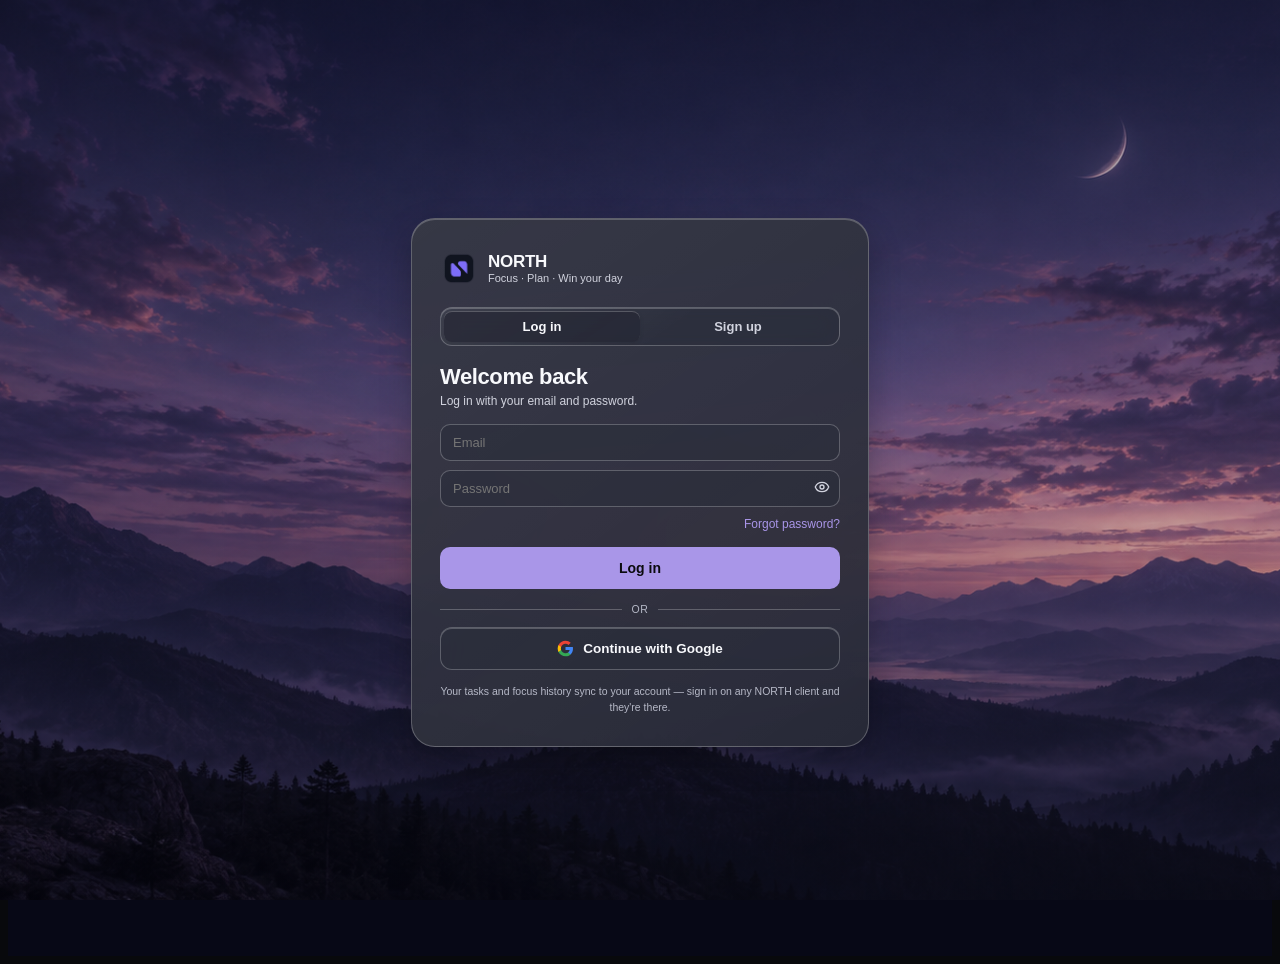
<file: index.html>
<!doctype html>
<html lang="en">
  <head>
    <meta charset="UTF-8" />
    <link rel="icon" type="image/png" href="./north-logo.png" />
    <meta name="viewport" content="width=device-width, initial-scale=1.0, viewport-fit=cover" />
    <meta name="color-scheme" content="light dark" />
    <meta name="description" content="NORTH — a focus timer, tasks and kanban boards, calendar, screen-time tracker and website blocker in one account, on web, desktop, mobile and browser." />
    <!-- Paints the OS chrome (mobile address bar, window chrome) in the app's
         own canvas colour instead of a white default, and follows the theme. -->
    <meta name="theme-color" media="(prefers-color-scheme: light)" content="#F2F2F7" />
    <meta name="theme-color" media="(prefers-color-scheme: dark)" content="#000000" />
    <meta name="mobile-web-app-capable" content="yes" />
    <title>NORTH</title>
    <!-- No webfont: the app uses the platform's own UI font stack, the way
         apple.com does (SF Pro on Apple devices, Segoe UI Variable on Windows). -->
    <script type="module" crossorigin src="./assets/index-DqKnb7IY.js"></script>
    <link rel="stylesheet" crossorigin href="./assets/index-BsezDTFJ.css">
  </head>
  <body>
    <div id="root"></div>
  </body>
</html>
</file>
<file: assets/index-BsezDTFJ.css>
.north-task-picker{width:min(100%,480px);margin:0 auto 18px;position:relative}.npage,.north-sidebar,.north-mobile-nav,.spotify-float-window{border:1px solid var(--north-reading-edge);-webkit-backdrop-filter:blur(20px)saturate(125%);border-radius:18px;background:var(--north-reading-surface)!important}.npage{padding:clamp(16px,3vw,28px)}@media (prefers-reduced-motion:no-preference){.b,input,select,textarea{transition:background-color .18s,border-color .18s,box-shadow .18s}.task-row,.north-nav-item{transition:background-color .18s,transform .18s}.task-row:hover{background:var(--north-surface-raised)}.b:active{transform:scale(.98)}}.north-inapp{color:var(--north-ink,#f8f9fc);background:var(--north-reading-surface,#1b1d25);border:1px solid var(--north-reading-edge,#ffffff26);border-radius:24px;margin-bottom:20px;padding:clamp(18px,3vw,28px)}.north-inapp-heading{flex-wrap:wrap;align-items:center;gap:14px;margin-bottom:22px;display:flex}.north-inapp-heading>div{flex:1;min-width:180px}.north-inapp h3{letter-spacing:-.5px;margin:0 0 6px;font-size:21px}.north-inapp p{color:var(--north-secondary-ink,#b9bac8);margin:5px 0 0;font-size:13px;line-height:1.6}.north-inapp-badge,.flow-platform-tag{border:1px solid var(--north-reading-edge,#ffffff26);color:var(--north-secondary-ink,#c9c5d8);border-radius:999px;padding:4px 9px;font-size:11px;display:inline-block}.north-inapp-app{border-top:1px solid var(--north-reading-edge,#ffffff26);padding:18px 0}.north-inapp-brand{align-items:center;gap:10px;margin-bottom:10px;font-size:15px;display:flex}.north-inapp-feature{align-items:center;gap:18px;padding:12px 0;display:flex}.north-inapp-feature>div{flex:1}.north-inapp-feature strong{font-size:14px;font-weight:600}.north-inapp-switch{cursor:pointer;background:0 0;border:0;width:52px;min-width:52px;height:44px;padding:8px 0;position:relative}.north-inapp-switch:before{content:"";background:#77778055;border-radius:99px;position:absolute;inset:8px 0}.north-inapp-switch span{background:#fff;border-radius:50%;width:22px;height:22px;transition:transform .2s;display:block;position:absolute;top:11px;left:3px;box-shadow:0 1px 4px #0005}.north-inapp-switch[aria-checked=true]:before{background:var(--north-accent,#bba7f5)}.north-inapp-switch[aria-checked=true] span{transform:translate(24px)}.north-inapp-switch:focus-visible{outline:2px solid var(--north-accent,#bba7f5);outline-offset:3px;border-radius:12px}.north-inapp-switch:disabled{opacity:.5;cursor:wait}.north-inapp{background:var(--north-reading-surface);-webkit-backdrop-filter:blur(18px)saturate(130%);backdrop-filter:blur(18px)saturate(130%)}@media (prefers-reduced-motion:reduce){.north-inapp-switch span{transition:none}}@media (prefers-reduced-transparency:reduce),(prefers-contrast:more){.gcard,.gsheet,.north-inapp{color:#fff;--north-secondary-ink:#e5e7ef;-webkit-backdrop-filter:none!important;backdrop-filter:none!important;background:#262835!important}}.npage{line-height:1.6}.npage h2,.npage h3{text-wrap:balance;letter-spacing:-.025em}.npage input,.npage select,.npage textarea{font-size:14px;line-height:1.5}.npage input::placeholder,.npage textarea::placeholder{color:var(--north-secondary-ink);opacity:1}@keyframes north-page-reveal{0%{opacity:0;transform:translateY(5px)}to{opacity:1;transform:none}}@media (prefers-reduced-motion:no-preference){.npage{animation:.18s ease-out both north-page-reveal}}@media (prefers-contrast:more){.npage{color:#fff;background:#262835;border-radius:16px;padding:20px}}.north-inapp .north-inapp-note{border-top:1px solid var(--north-reading-edge,#ffffff26);padding-top:16px}.north-inapp-message{min-height:21px}@media (width<=1100px){.flow-analytics-top,.flow-analytics-lower,.flow-pie-grid{grid-template-columns:minmax(0,1fr)!important}}@media (width<=800px){.north-content{padding-bottom:calc(140px + env(safe-area-inset-bottom))!important}.north-mobile-nav{bottom:max(10px, env(safe-area-inset-bottom))!important}.north-mobile-nav .nv{min-height:48px}.npage input:not([type=checkbox]):not([type=range]),.npage textarea,.npage select{box-sizing:border-box;max-width:100%;font-size:16px!important}.north-inline-form>.b,.flow-heading>.b,.flow-target-row>.b{min-width:44px;min-height:44px}.flow-heading{align-items:flex-start!important}.flow-target-row{flex-wrap:wrap}.flow-target-row>div{flex:140px}.flow-stat strong{overflow-wrap:anywhere;font-size:clamp(20px,6vw,30px)}.focus-inner{padding-left:14px;padding-right:14px}}.north-spotify{color:#f5f5f7;-webkit-backdrop-filter:blur(18px)saturate(140%);backdrop-filter:blur(18px)saturate(140%);box-sizing:border-box;background:#ffffff1f;border:1px solid #ffffff35;border-radius:20px;width:min(100%,480px);margin:0 auto 24px;padding:14px 18px}.north-spotify summary{cursor:pointer;min-height:24px;font-size:14px}.north-spotify[open] summary{margin-bottom:16px}.north-spotify .gcard{box-sizing:border-box;margin-top:12px}.north-immersive-exit,.north-fullscreen-toggle{flex:none;place-items:center;width:44px;height:44px;display:grid}.north-immersive-toolbar{justify-content:flex-start;align-items:center;gap:8px;width:100%;margin-bottom:22px;display:flex}.north-immersive-toolbar button{-webkit-backdrop-filter:blur(18px)saturate(140%);border:1px solid #ffffff47;border-radius:14px;box-shadow:inset 0 1px #ffffff38,0 8px 22px #00000029;color:#fff!important;background:#ffffff21!important;margin:0!important;position:static!important}.focus-settings-icon{place-items:center;width:42px;height:42px;min-height:42px;display:grid;box-shadow:none!important;-webkit-backdrop-filter:none!important;background:0 0!important;border-color:#0000!important;padding:0!important}.north-immersive .focus-dial{width:min(300px,78vw,44vh)!important;height:min(300px,78vw,44vh)!important;transform:none!important}.north-immersive .north-immersive-toolbar{margin-bottom:clamp(6px,1.5vh,14px)}.north-immersive .north-flip-clock{margin-bottom:clamp(8px,2vh,18px)}.north-immersive .north-flip-digit{width:clamp(32px,5vh,56px);height:clamp(42px,8vh,68px)}.north-immersive .north-flip-top,.north-immersive .north-flip-bottom,.north-immersive .north-flip-flap{font-size:clamp(28px,5.5vh,48px)}.north-immersive .north-flip-colon{font-size:clamp(24px,4vh,38px)}.north-immersive .focus-dial-row,.north-immersive .north-timer-controls{margin-bottom:clamp(8px,1.7vh,16px)!important}.north-immersive .north-spotify-float{width:min(370px,100vw - 32px);position:absolute;bottom:16px;right:16px}.north-immersive{isolation:isolate;width:100vw;height:100dvh;max-height:100dvh;overflow-x:hidden;min-height:0!important;padding:max(12px, env(safe-area-inset-top)) max(16px, env(safe-area-inset-right)) max(12px, env(safe-area-inset-bottom)) max(16px, env(safe-area-inset-left))!important;justify-content:flex-start!important}.north-flip-clock{font-variant-numeric:tabular-nums;color:#f5f5f7;justify-content:center;align-items:center;gap:clamp(5px,1vw,12px);margin:0 auto clamp(20px,4vh,42px);display:flex}.focus-world .north-flip-clock{margin-bottom:14px}.focus-world .north-flip-digit{border-radius:8px;width:clamp(34px,5vw,54px);height:clamp(44px,6vw,66px)}.focus-world .north-flip-top,.focus-world .north-flip-bottom,.focus-world .north-flip-flap{font-size:clamp(29px,4vw,46px)}.focus-world .north-flip-colon{font-size:clamp(24px,3.5vw,36px)}.north-flip-group{gap:clamp(3px,.6vw,8px);display:flex}.north-flip-digit{perspective:420px;-webkit-backdrop-filter:blur(18px)saturate(140%);backdrop-filter:blur(18px)saturate(140%);background:#ffffff21;border:1px solid #ffffff35;border-radius:clamp(6px,.8vw,12px);width:clamp(44px,8vw,112px);height:clamp(60px,13vw,142px);display:block;position:relative;overflow:hidden;box-shadow:0 10px 30px #0003,inset 0 1px #ffffff30}.north-flip-top,.north-flip-bottom,.north-flip-flap{letter-spacing:-.06em;text-shadow:0 2px 8px #0006;background:linear-gradient(#ffffff26,#ffffff06);justify-content:center;align-items:center;font-size:clamp(38px,8.5vw,108px);font-weight:650;line-height:1;display:flex;position:absolute;inset:0}.north-flip-top{clip-path:inset(0 0 50%)}.north-flip-bottom{clip-path:inset(50% 0 0);background:#ffffff0e}.north-flip-digit:after{content:"";background:#0000002e;height:2px;position:absolute;top:calc(50% - 1px);left:0;right:0;box-shadow:0 1px #ffffff35}.north-flip-flap{z-index:2;backface-visibility:hidden}.north-flip-flap-top{clip-path:inset(0 0 50%);transform-origin:50%;animation:.3s cubic-bezier(.45,0,.75,.5) both north-flip-top}.north-flip-flap-bottom{clip-path:inset(50% 0 0);transform-origin:50%;animation:.36s cubic-bezier(.15,.65,.25,1) .3s both north-flip-bottom}.north-flip-colon{color:#d9dbe2;text-shadow:0 2px 10px #0008;padding-bottom:.06em;font-size:clamp(28px,6vw,76px);font-weight:700;line-height:1}@keyframes north-flip-top{0%{transform:rotateX(0)}to{transform:rotateX(-90deg)}}@keyframes north-flip-bottom{0%{transform:rotateX(90deg)}to{transform:rotateX(0)}}@media (width<=600px){.north-flip-clock{margin-bottom:16px}}@media (prefers-reduced-motion:reduce){.north-flip-flap{animation:none}.north-flip-flap-top{display:none}}.north-streak-flame{filter:grayscale(.65);opacity:.85;background:linear-gradient(145deg,#d7983b22,#ffffff05);border-radius:24px;flex-shrink:0;place-items:center;width:76px;height:84px;font-size:46px;display:grid}.north-streak-kicker{color:var(--north-ink,#fff);letter-spacing:.12em;flex-wrap:wrap;justify-content:space-between;gap:8px;margin-bottom:18px;font-size:10px;font-weight:650;display:flex}.north-streak-kicker span{opacity:.7}.north-streak-count{font-variant-numeric:tabular-nums;letter-spacing:-.04em;font-size:42px;line-height:1.1}.north-streak-count small{letter-spacing:0;font-size:18px;font-weight:500}.north-streak-goals{grid-template-columns:1fr 1fr;gap:12px;margin-top:20px;display:grid}.north-streak-goals>button{text-align:left;min-height:66px;color:inherit;background:#ffffff08;border:1px solid #ffffff30;border-radius:14px;align-items:center;gap:12px;padding:12px 14px;display:flex}.north-streak-goals>button>span:first-of-type{flex:1;font-size:13px;font-weight:600}.north-streak-goals small{opacity:.8;margin-top:4px;font-size:11px;font-weight:400;display:block}.north-streak-goals>.complete{background:#f5b85916;border-color:#f5b85988}.north-daily-progress{accent-color:#f3b66a;width:100%;height:5px;margin-top:14px;display:block}.north-streak-week .current{outline:2px solid var(--north-accent,#bda5ff);outline-offset:3px}@media (width<=600px){.north-streak-goals{grid-template-columns:1fr}.north-streak-count{font-size:34px}.north-streak-week{gap:6px}}.north-streak.is-lit .north-streak-flame{filter:drop-shadow(0 0 12px #ff942866);opacity:1}.north-achievements{flex-wrap:wrap;gap:10px;margin-top:18px;display:flex}.north-badge{text-align:center;border:1px solid var(--north-reading-edge,#fff3);color:inherit;opacity:.65;border-radius:16px;flex:125px;gap:7px;padding:16px 10px;display:grid}.north-badge span{font-size:26px}.north-badge small{font-size:11px}.north-badge.earned{opacity:1;background:#ffac3015;border-color:#ffb25a88}.north-badge progress{width:100%;height:4px;accent-color:var(--north-accent,#bda5ff)}.north-streak-week{gap:12px;margin-top:18px;display:flex}.north-streak-week>span{color:var(--north-ink,#f7f3ff);flex:1;justify-items:center;gap:6px;display:grid}.north-streak-week>span>span{background:#ffffff0d;border:1px solid #fff2;border-radius:50%;place-items:center;width:34px;height:34px;display:grid}.north-streak-week .lit{background:#f7992022;border-color:#f7ae55aa}.north-badge{box-sizing:border-box;background:0 0;border:0;border-radius:10px;min-width:110px;padding:12px 8px}.north-badge[aria-pressed=true]{outline:1px solid #bda5ff88}.north-streak .north-badge{min-width:120px;height:auto;min-height:142px;color:var(--north-ink,#f7f3ff);background:#ffffff06;border:1px solid #ffffff1c;border-radius:14px;grid-template-columns:1fr;align-content:center;justify-items:center;gap:8px;padding:14px 10px;font-size:12px;line-height:1.4;display:grid}.north-streak .north-badge.earned{background:#ffac3015;border-color:#ffb25a88}.north-badge-detail{border:1px solid #fff3;border-radius:14px;margin-top:14px;padding:16px;font-size:13px;line-height:1.5}@media (prefers-reduced-motion:no-preference){.north-streak.is-lit .north-streak-flame{animation:.7s both north-flame-light}.north-badge.earned:hover{transition:transform .18s;transform:translateY(-3px)}.north-completion-note{animation:3.5s both north-note}@keyframes north-flame-light{0%{filter:grayscale();transform:scale(.6)}65%{transform:scale(1.15)}to{transform:scale(1)}}@keyframes north-note{0%{opacity:0;transform:translateY(5px)}12%,85%{opacity:1;transform:none}to{opacity:0}}}.north-task-trigger{color:#f5f5f7;width:100%;min-height:48px;font:inherit;cursor:pointer;-webkit-backdrop-filter:blur(18px)saturate(140%);backdrop-filter:blur(18px)saturate(140%);background:#ffffff21;border:1px solid #ffffff40;border-radius:16px;justify-content:space-between;gap:16px;padding:12px 18px;display:flex;box-shadow:inset 0 1px #ffffff24,0 8px 24px #0002}.north-task-trigger span:first-child{text-overflow:ellipsis;white-space:nowrap;overflow:hidden}.north-task-options{color:#f5f5f7;-webkit-backdrop-filter:blur(24px)saturate(150%);backdrop-filter:blur(24px)saturate(150%);background:#ffffff30;border:1px solid #ffffff45;border-radius:16px;max-height:min(300px,38vh);margin-top:8px;padding:6px;position:static;overflow-y:auto;box-shadow:0 16px 48px #0007}.north-spotify-float{z-index:40;width:min(370px,100vw - 40px);position:fixed;bottom:20px;right:20px}.north-spotify-float .gcard{box-sizing:border-box;-webkit-backdrop-filter:blur(20px)saturate(145%);backdrop-filter:blur(20px)saturate(145%);background:#ffffff26;width:100%;max-width:none;box-shadow:0 12px 32px #0004,inset 0 1px #ffffff30}.spotify-float-window{color:var(--spotify-ink,#f5f5f7);background:linear-gradient(145deg,var(--spotify-highlight,transparent),transparent 65%), var(--spotify-surface,#18191de6);border:1px solid var(--spotify-edge,#fff5);box-shadow:0 18px 50px #0007, inset 0 1px var(--spotify-highlight,#ffffff20);-webkit-backdrop-filter:blur(24px)saturate(145%);border-radius:18px;padding:10px;overflow:hidden}.spotify-float-head{justify-content:space-between;align-items:center;min-height:32px;padding:0 2px 6px 5px;font-size:12px;font-weight:650;display:flex}.spotify-float-head>div{gap:4px;display:flex}.spotify-float-head .b{color:#fff;background:#ffffff16;border-radius:9px;place-items:center;width:30px;height:28px;display:grid}.spotify-float-window iframe{background:#191414;border:0;border-radius:12px;display:block}.spotify-float-edit{gap:8px;padding:8px 2px 2px;display:grid}.spotify-float-edit input{box-sizing:border-box;color:#fff;width:100%;font:inherit;background:#ffffff12;border:1px solid #ffffff35;border-radius:10px;padding:9px 10px;font-size:11px}.spotify-float-edit button{color:#fff;background:#1db954;border-radius:9px;justify-self:start;padding:6px 12px;font-size:11px}.spotify-float-edit small,.spotify-float-empty{color:#c6c9d0;font-size:11px}.spotify-float-empty{color:#f5f5f7;gap:10px;padding:12px;font-size:11px;line-height:1.45;display:grid}.spotify-float-empty .b{color:#fff;background:#1db954;border-radius:10px;justify-self:start;padding:7px 11px}.spotify-float-window.is-minimized{padding-bottom:4px}@media (width<=600px){.north-spotify-float{width:min(340px,100vw - 20px);bottom:10px;right:10px}}@media (height<=680px){.north-immersive .focus-phase-tabs,.north-immersive .focus-dial-row{margin-bottom:8px!important}}.north-task-options [role=option]{cursor:pointer;overflow-wrap:anywhere;border-radius:10px;justify-content:space-between;align-items:center;gap:12px;min-height:44px;padding:10px 12px;display:flex}.north-task-options [role=option].active{background:#ffffff1f}.north-task-options small{color:#c1c4ce;margin-top:4px;display:block}.north-task-trigger:focus-visible,.north-task-options:focus-visible{outline-offset:3px;outline:2px solid #b6cbff}.north-task-trigger,.north-task-options{background:var(--north-reading-surface,#1b1d25);color:var(--north-ink,#f8f9fc)}.north-task-options small{color:var(--north-secondary-ink,#d1d3de)}@media (width<=1380px){.focus-world .north-spotify-float{width:min(100%,370px);margin:28px auto;position:relative;bottom:auto;right:auto}}.north-flip-digit{background:var(--north-reading-surface,#1b1d25)}.north-flip-top,.north-flip-bottom,.north-flip-flap{color:var(--north-ink,#f8f9fc)}@media (prefers-reduced-transparency:reduce),(prefers-contrast:more){.north-task-trigger,.north-task-options{color:#17191e;-webkit-backdrop-filter:none;backdrop-filter:none;background:#ffffffd6;border-color:#5b5d66}}@media (prefers-reduced-motion:no-preference){.b{transition:transform .14s,background-color .18s,box-shadow .18s}.b:not(:disabled):active{transform:scale(.97)}.flow-target-row{animation:.22s both north-activity-arrive}@keyframes north-activity-arrive{0%{opacity:0;transform:translateY(4px)}to{opacity:1;transform:none}}}
</file>
